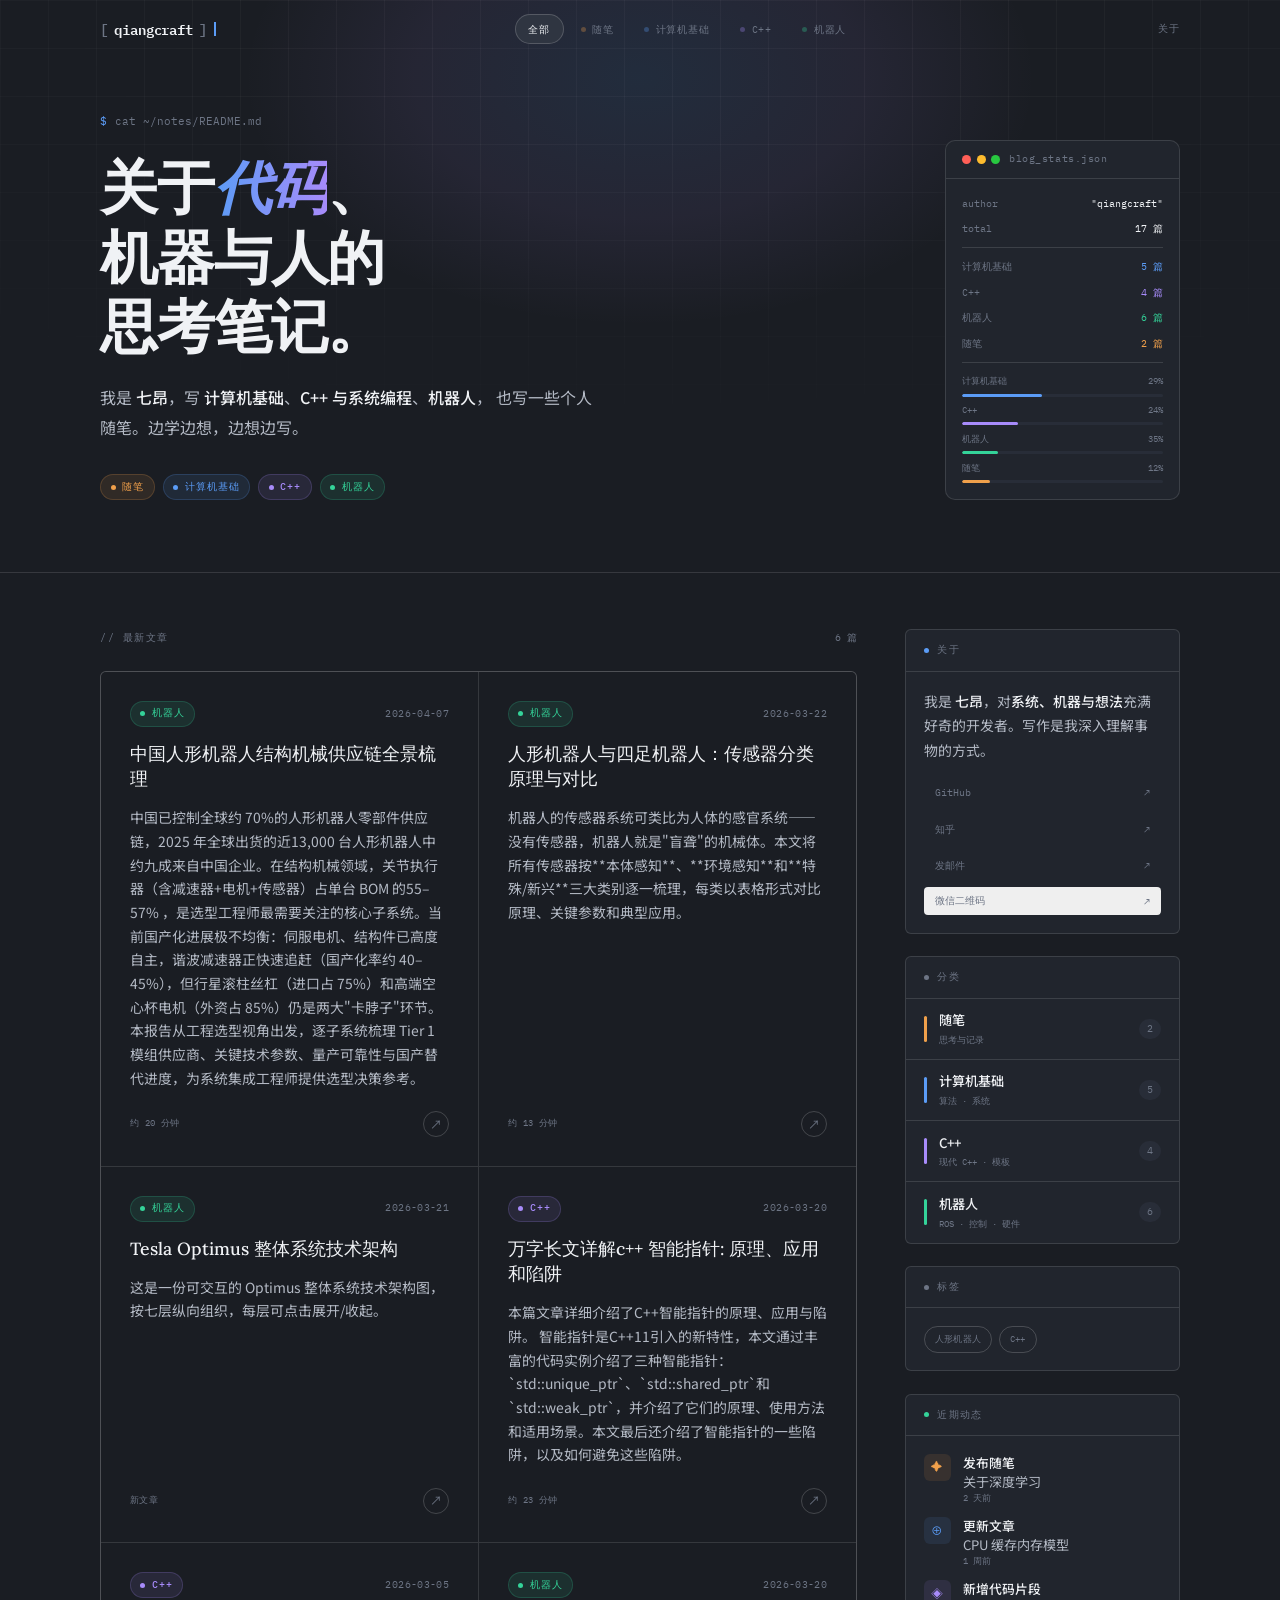
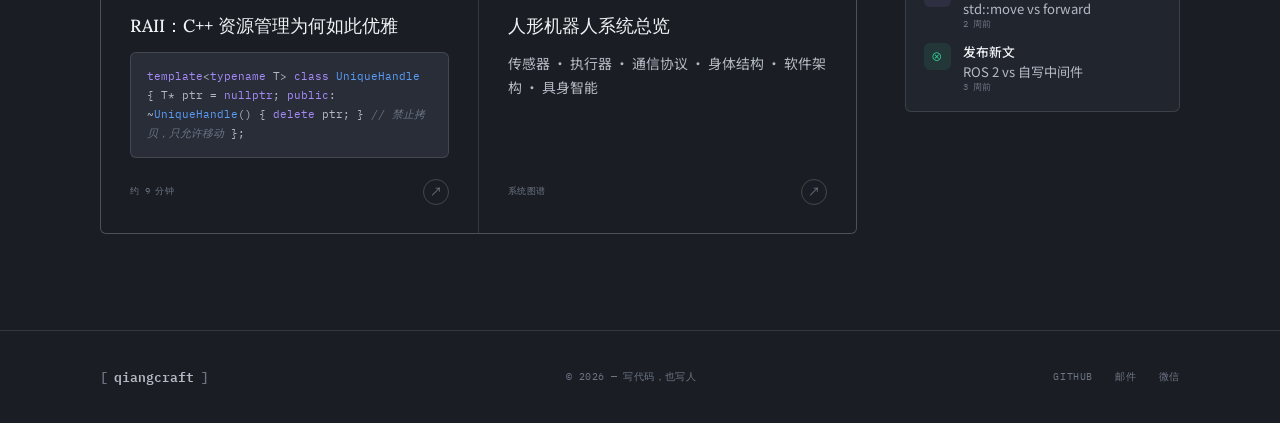
<file: index.html>
<!DOCTYPE html>
<html lang="zh-CN">
<head>
<meta charset="UTF-8"/>
<meta name="viewport" content="width=device-width, initial-scale=1.0"/>
<title>QiangCraft — 笔记与思考</title>
<meta name="description" content="关于计算机科学、C++、机器人与个人思考的写作。"/>
<link rel="icon" type="image/svg+xml" href="assets/favicon.svg"/>
<link rel="preconnect" href="https://fonts.googleapis.com"/>
<link href="https://fonts.googleapis.com/css2?family=IBM+Plex+Mono:ital,wght@0,300;0,400;0,500;0,600;1,400&family=Lora:ital,wght@0,500;0,600;1,500&family=Noto+Sans+SC:wght@300;400;500;700&display=swap" rel="stylesheet"/>
<link rel="stylesheet" href="assets/style.css"/>
<style>
/* ── 首页专属样式 ── */

/* Hero 区域 */
#hero {
  padding: 7rem 0 4.5rem;
  border-bottom: 1px solid var(--border);
  position: relative; overflow: hidden;
}
#hero::before {
  content: '';
  position: absolute; inset: 0;
  background-image:
    linear-gradient(rgba(255,255,255,.035) 1px, transparent 1px),
    linear-gradient(90deg, rgba(255,255,255,.035) 1px, transparent 1px);
  background-size: 48px 48px;
  mask-image: radial-gradient(ellipse 90% 80% at 50% 0%, black 30%, transparent 100%);
  pointer-events: none;
}
#hero::after {
  content: '';
  position: absolute; top: -30%; left: 50%; transform: translateX(-50%);
  width: 800px; height: 500px;
  background: radial-gradient(ellipse, rgba(91,156,246,.12) 0%, rgba(167,139,250,.08) 40%, transparent 70%);
  pointer-events: none;
}
.hero-inner {
  position: relative; z-index: 1;
  display: grid; grid-template-columns: 1fr auto;
  gap: 4rem; align-items: end;
}
.hero-prompt {
  font-family: var(--ff-mono); font-size: .7rem; color: var(--text-3);
  margin-bottom: 1.4rem; display: flex; align-items: center; gap: .5rem;
  opacity: 0; animation: fadeUp .7s var(--ease) .1s both;
}
.hero-prompt-arrow { color: var(--cs); }
h1.hero-title {
  font-family: var(--ff-serif); font-weight: 600;
  font-size: clamp(2.2rem, 4.5vw, 3.8rem);
  line-height: 1.2; letter-spacing: -.02em; color: var(--text);
  margin-bottom: 1.4rem;
  opacity: 0; animation: fadeUp .8s var(--ease) .25s both;
}
h1.hero-title em {
  font-style: italic;
  background: linear-gradient(90deg, var(--cs), var(--cpp));
  -webkit-background-clip: text; -webkit-text-fill-color: transparent; background-clip: text;
}
.hero-desc {
  font-size: 1rem; color: var(--text-2); max-width: 500px; line-height: 1.85;
  margin-bottom: 2rem;
  opacity: 0; animation: fadeUp .8s var(--ease) .4s both;
}
.hero-desc strong { color: var(--text); font-weight: 500; }
.hero-topics {
  display: flex; gap: .5rem; flex-wrap: wrap;
  opacity: 0; animation: fadeUp .8s var(--ease) .55s both;
}

/* Hero 面板 */
.hero-panel {
  width: 235px; background: var(--bg-2); border: 1px solid var(--border);
  border-radius: 10px; overflow: hidden;
  opacity: 0; animation: fadeIn .9s var(--ease) .8s both; flex-shrink: 0;
}
.panel-bar {
  display: flex; align-items: center; gap: .55rem;
  padding: .65rem 1rem; border-bottom: 1px solid var(--border);
  font-family: var(--ff-mono); font-size: .6rem; color: var(--text-3); letter-spacing: .06em;
}
.pd { width: 9px; height: 9px; border-radius: 50%; }
.pd-r{background:#ff5f57} .pd-y{background:#febc2e} .pd-g{background:#28c840}
.panel-dots { display:flex; gap:.35rem; }
.panel-body { padding: 1rem; display: flex; flex-direction: column; gap: .52rem; }
.pl { display:flex; justify-content:space-between; font-family:var(--ff-mono); font-size:.63rem; }
.pk { color:var(--text-3); } .pv { color:var(--text); }
.pv-cs{color:var(--cs)} .pv-cpp{color:var(--cpp)} .pv-rob{color:var(--robotics)} .pv-per{color:var(--personal)}
.psep { height:1px; background:var(--border); margin:.1rem 0; }
.pbars { display:flex; flex-direction:column; gap:.4rem; margin-top:.1rem; }
.pbar-label { display:flex; justify-content:space-between; font-family:var(--ff-mono); font-size:.57rem; color:var(--text-3); margin-bottom:.25rem; }
.pbar-track { height:3px; background:var(--bg-3); border-radius:99px; overflow:hidden; }
.pbar-fill { height:100%; border-radius:99px; transform-origin:left; animation:fillIn 1.4s var(--ease) 1s both; }
.pf-cs{background:var(--cs);width:40%} .pf-cpp{background:var(--cpp);width:28%;animation-delay:1.1s!important}
.pf-rob{background:var(--robotics);width:18%;animation-delay:1.2s!important} .pf-per{background:var(--personal);width:14%;animation-delay:1.3s!important}

/* 主体布局 */
#main {
  display: grid; grid-template-columns: 1fr 275px;
  gap: 3rem; padding: 3.5rem 0 6rem; align-items: start;
}

/* 文章网格 */
.posts-header {
  display: flex; align-items: center; justify-content: space-between; margin-bottom: 1.5rem;
}
.posts-label { font-family:var(--ff-mono); font-size:.65rem; letter-spacing:.15em; text-transform:uppercase; color:var(--text-3); }
.posts-count { font-family:var(--ff-mono); font-size:.6rem; color:var(--text-3); }

.posts-grid {
  display: grid; grid-template-columns: 1fr 1fr;
  gap: 1px; background: var(--border);
  border: 1px solid var(--border); border-radius: var(--r); overflow: hidden;
}
.post-card {
  background: var(--bg); padding: 1.8rem;
  display: flex; flex-direction: column; gap: .9rem;
  cursor: pointer; position: relative; overflow: hidden;
  transition: background .25s, transform .2s;
}
.post-card:hover {
  transform: translateY(-2px);
}
.post-card::before {
  content:''; position:absolute; top:0; left:0; right:0; height:3px;
  transform:scaleX(0); transform-origin:left; transition:transform .35s var(--ease);
}
.post-card[data-cat="personal"]::before { background:var(--personal); }
.post-card[data-cat="cs"]::before       { background:var(--cs); }
.post-card[data-cat="cpp"]::before      { background:var(--cpp); }
.post-card[data-cat="robotics"]::before { background:var(--robotics); }
.post-card:hover { background: var(--bg-2); box-shadow: 0 4px 12px rgba(0,0,0,.15); }
.post-card:hover::before { transform: scaleX(1); }
.post-card.hidden { display: none; }
a.post-card { text-decoration:none; }

.pc-top { display:flex; align-items:center; justify-content:space-between; }
.post-date { font-family:var(--ff-mono); font-size:.6rem; color:var(--text-3); letter-spacing:.04em; }
.post-title { font-family:var(--ff-serif); font-size:1.1rem; font-weight:500; line-height:1.45; color:var(--text); transition:color .2s; }
.post-card:hover .post-title { color:#fff; }
.post-excerpt { font-size:.87rem; color:var(--text-2); line-height:1.7; flex:1; }
.pc-footer { display:flex; align-items:center; justify-content:space-between; margin-top:.4rem; }
.post-meta { font-family:var(--ff-mono); font-size:.57rem; color:var(--text-3); letter-spacing:.04em; }
.post-arrow {
  width:26px; height:26px; border:1px solid var(--border-2); border-radius:50%;
  display:flex; align-items:center; justify-content:center; font-size:.75rem; color:var(--text-3);
  transition:color .2s, background .2s;
}
.post-card:hover .post-arrow { color:var(--text); background:var(--surface); }

/* 精选宽卡 */
.post-card--featured {
  grid-column: 1 / -1; flex-direction: row;
  gap: 2rem; align-items: center; padding: 2rem 2.2rem;
}
.post-card--featured .post-body { flex:1; display:flex; flex-direction:column; gap:.85rem; }
.post-card--featured .post-title { font-size:1.35rem; }
.feat-icon {
  width:105px; height:105px; flex-shrink:0; border-radius:10px;
  border:1px solid var(--border); display:flex; align-items:center; justify-content:center; font-size:2.4rem;
}
.feat-icon--personal{background:rgba(240,160,75,.06)} .feat-icon--cs{background:rgba(91,156,246,.06)}
.feat-icon--cpp{background:rgba(167,139,250,.06)}     .feat-icon--robotics{background:rgba(52,211,153,.06)}

/* 代码块卡 */
.snippet-block {
  background:var(--bg-3); border:1px solid var(--border); border-radius:var(--r);
  padding:.85rem 1rem; font-family:var(--ff-mono); font-size:.68rem; line-height:1.75; color:var(--text-2); overflow-x:auto;
}

/* 空状态 */
.empty-state { grid-column:1/-1; padding:4rem 2rem; text-align:center; display:none; }
.empty-state.visible { display:block; }
.empty-state p { font-family:var(--ff-mono); font-size:.75rem; color:var(--text-3); }

/* 侧边栏 */
.sidebar { position:sticky; top:78px; display:flex; flex-direction:column; gap:1.4rem; }
.sw { background:var(--bg-2); border:1px solid var(--border); border-radius:var(--r); overflow:hidden; }
.sw-head {
  padding:.75rem 1.15rem; border-bottom:1px solid var(--border);
  display:flex; align-items:center; gap:.5rem;
  font-family:var(--ff-mono); font-size:.6rem; letter-spacing:.12em; text-transform:uppercase; color:var(--text-3);
}
.sw-dot { width:5px; height:5px; border-radius:50%; }
.sw-body { padding:1.1rem; }
.about-text { font-size:.87rem; line-height:1.75; color:var(--text-2); margin-bottom:.9rem; }
.about-text strong { color:var(--text); font-weight:500; }
.about-links { display:flex; flex-direction:column; gap:.3rem; }
.alink {
  display:flex; align-items:center; justify-content:space-between;
  font-family:var(--ff-mono); font-size:.63rem; color:var(--text-3);
  padding:.4rem .65rem; border-radius:4px; border:1px solid transparent;
  transition:color .2s, background .2s, border-color .2s;
}
.alink:hover { color:var(--text); background:var(--bg-3); border-color:var(--border); }
.alink-btn { width:100%; text-align:left; cursor:pointer; }

.topic-list { display:flex; flex-direction:column; }
.topic-row {
  display:flex; align-items:center; justify-content:space-between;
  padding:.65rem 1.15rem; border-bottom:1px solid var(--border);
  cursor:pointer; transition:background .2s;
}
.topic-row:last-child { border-bottom:none; }
.topic-row:hover { background:var(--bg-3); }
.tl { display:flex; align-items:center; gap:.7rem; }
.t-bar { width:3px; height:26px; border-radius:99px; flex-shrink:0; }
.t-name { font-size:.82rem; font-weight:500; color:var(--text); }
.t-sub { font-family:var(--ff-mono); font-size:.57rem; color:var(--text-3); margin-top:.1rem; }
.t-count { font-family:var(--ff-mono); font-size:.6rem; color:var(--text-3); background:var(--bg-3); padding:.12rem .5rem; border-radius:99px; }

.tags-cloud { display:flex; flex-wrap:wrap; gap:.4rem; }
.tag-pill {
  font-family:var(--ff-mono); font-size:.59rem; letter-spacing:.04em;
  padding:.28rem .62rem; border:1px solid var(--border-2); border-radius:99px;
  color:var(--text-3); cursor:pointer;
  transition:color .2s, background .2s;
}
.tag-pill:hover { color:var(--text); background:var(--surface); }
.tag-pill.active { color:var(--text); background:var(--surface); border-color:var(--border); }

.act-list { display:flex; flex-direction:column; gap:.8rem; }
.act-item { display:flex; gap:.8rem; align-items:flex-start; }
.act-icon { width:27px; height:27px; flex-shrink:0; border-radius:6px; display:flex; align-items:center; justify-content:center; font-size:.72rem; }
.ai-personal{background:rgba(240,160,75,.1);color:var(--personal)}
.ai-cs{background:rgba(91,156,246,.1);color:var(--cs)}
.ai-cpp{background:rgba(167,139,250,.1);color:var(--cpp)}
.ai-robotics{background:rgba(52,211,153,.1);color:var(--robotics)}
.act-body { font-size:.82rem; color:var(--text-2); line-height:1.4; }
.act-body strong { color:var(--text); font-weight:500; font-size:.8rem; display:block; margin-bottom:.1rem; }
.act-time { font-family:var(--ff-mono); font-size:.56rem; color:var(--text-3); }

/* 微信二维码弹窗 */
.wechat-modal {
  position: fixed; inset: 0; z-index: 1200;
  display: none; align-items: center; justify-content: center;
  background: rgba(5, 8, 14, .72);
}
.wechat-modal.is-open { display: flex; }
.wechat-modal-card {
  width: min(92vw, 430px);
  background: var(--bg-2);
  border: 1px solid var(--border-2);
  border-radius: 12px;
  overflow: hidden;
  box-shadow: 0 24px 80px rgba(0,0,0,.45);
}
.wechat-modal-head {
  display: flex; align-items: center; justify-content: space-between;
  padding: .8rem 1rem; border-bottom: 1px solid var(--border);
  font-family: var(--ff-mono); font-size: .66rem; color: var(--text-2);
}
.wechat-close {
  border: 1px solid var(--border); background: var(--bg-3); color: var(--text-2);
  border-radius: 8px; padding: .2rem .55rem; cursor: pointer;
}
.wechat-close:hover { color: var(--text); border-color: var(--border-2); }
.wechat-modal-body { padding: 1rem; }
.wechat-qr {
  width: 100%; height: auto; display: block;
  border-radius: 10px; border: 1px solid var(--border);
}
.wechat-tip {
  margin-top: .7rem; font-size: .72rem; color: var(--text-3);
  font-family: var(--ff-mono);
}

@media (max-width: 1024px) {
  #main { grid-template-columns: 1fr; }
  .sidebar { position:static; display:grid; grid-template-columns:1fr 1fr; gap:1rem; }
}
@media (max-width: 768px) {
  .posts-grid { grid-template-columns: 1fr; }
  .post-card--featured { flex-direction:column; }
  .feat-icon { width:100%; height:70px; }
  .sidebar { grid-template-columns: 1fr; }
  .hero-inner { grid-template-columns: 1fr; }
  .hero-panel { display:none; }
}
</style>
</head>
<body>

<!-- ══ 导航 ══ -->
<header id="hdr">
  <div class="container">
    <nav class="nav">
      <a href="index.html" class="nav-logo">
        <span class="logo-bracket">[</span>qiangcraft<span class="logo-bracket">]</span>
        <span class="logo-cursor"></span>
      </a>
      <div class="nav-links">
        <button class="nav-cat-btn active" data-cat="all">全部</button>
        <button class="nav-cat-btn" data-cat="personal"><span class="nav-cat-dot" style="background:var(--personal)"></span>随笔</button>
        <button class="nav-cat-btn" data-cat="cs"><span class="nav-cat-dot" style="background:var(--cs)"></span>计算机基础</button>
        <button class="nav-cat-btn" data-cat="cpp"><span class="nav-cat-dot" style="background:var(--cpp)"></span>C++</button>
        <button class="nav-cat-btn" data-cat="robotics"><span class="nav-cat-dot" style="background:var(--robotics)"></span>机器人</button>
      </div>
      <div class="nav-right">
        <a href="#about-w" class="nav-text-link">关于</a>
      </div>
    </nav>
  </div>
</header>

<!-- ══ Hero ══ -->
<section id="hero">
  <div class="container">
    <div class="hero-inner">
      <div class="hero-left">
        <p class="hero-prompt"><span class="hero-prompt-arrow">$</span> cat ~/notes/README.md</p>
        <h1 class="hero-title">关于<em>代码</em>、<br/>机器与人的<br/>思考笔记。</h1>
        <p class="hero-desc">
          我是 <strong>七昂</strong>，写
          <strong>计算机基础</strong>、<strong>C++ 与系统编程</strong>、<strong>机器人</strong>，
          也写一些个人随笔。边学边想，边想边写。
        </p>
        <div class="hero-topics">
          <a href="#main" class="cat cat--personal" data-cat-jump="personal"><span class="cat-dot"></span>随笔</a>
          <a href="#main" class="cat cat--cs" data-cat-jump="cs"><span class="cat-dot"></span>计算机基础</a>
          <a href="#main" class="cat cat--cpp" data-cat-jump="cpp"><span class="cat-dot"></span>C++</a>
          <a href="#main" class="cat cat--robotics" data-cat-jump="robotics"><span class="cat-dot"></span>机器人</a>
        </div>
      </div>
      <div class="hero-panel">
        <div class="panel-bar">
          <div class="panel-dots"><div class="pd pd-r"></div><div class="pd pd-y"></div><div class="pd pd-g"></div></div>
          blog_stats.json
        </div>
        <div class="panel-body">
          <div class="pl"><span class="pk">author</span><span class="pv">"qiangcraft"</span></div>
          <div class="pl"><span class="pk">total</span><span class="pv">17 篇</span></div>
          <div class="psep"></div>
          <div class="pl"><span class="pk">计算机基础</span><span class="pv pv-cs">5 篇</span></div>
          <div class="pl"><span class="pk">C++</span><span class="pv pv-cpp">4 篇</span></div>
          <div class="pl"><span class="pk">机器人</span><span class="pv pv-rob">6 篇</span></div>
          <div class="pl"><span class="pk">随笔</span><span class="pv pv-per">2 篇</span></div>
          <div class="psep"></div>
          <div class="pbars">
            <div><div class="pbar-label"><span>计算机基础</span><span>29%</span></div><div class="pbar-track"><div class="pbar-fill pf-cs"></div></div></div>
            <div><div class="pbar-label"><span>C++</span><span>24%</span></div><div class="pbar-track"><div class="pbar-fill pf-cpp"></div></div></div>
            <div><div class="pbar-label"><span>机器人</span><span>35%</span></div><div class="pbar-track"><div class="pbar-fill pf-rob"></div></div></div>
            <div><div class="pbar-label"><span>随笔</span><span>12%</span></div><div class="pbar-track"><div class="pbar-fill pf-per"></div></div></div>
          </div>
        </div>
      </div>
    </div>
  </div>
</section>

<!-- ══ 主体 ══ -->
<div class="container">
  <div id="main">
    <main>
      <div class="posts-header reveal">
        <span class="posts-label">// 最新文章</span>
        <span class="posts-count" id="post-count">6 篇</span>
      </div>
      <div class="posts-grid reveal" id="posts-grid">

        <!-- 机器人 -->
        <a href="posts/robotics/humanoid-robot-structural-mechanical-supply-chain.html" class="post-card" data-cat="robotics">
          <div class="pc-top"><span class="cat cat--robotics"><span class="cat-dot"></span>机器人</span><span class="post-date">2026-04-07</span></div>
          <h2 class="post-title">中国人形机器人结构机械供应链全景梳理</h2>
          <p class="post-excerpt">中国已控制全球约 70%的人形机器人零部件供应链，2025 年全球出货的近13,000 台人形机器人中约九成来自中国企业。在结构机械领域，关节执行器（含减速器+电机+传感器）占单台 BOM 的55–57% ，是选型工程师最需要关注的核心子系统。当前国产化进展极不均衡：伺服电机、结构件已高度自主，谐波减速器正快速追赶（国产化率约 40–45%），但行星滚柱丝杠（进口占 75%）和高端空心杯电机（外资占 85%）仍是两大&quot;卡脖子&quot;环节。本报告从工程选型视角出发，逐子系统梳理 Tier 1 模组供应商、关键技术参数、量产可靠性与国产替代进度，为系统集成工程师提供选型决策参考。</p>
          <div class="pc-footer"><span class="post-meta">约 20 分钟</span><span class="post-arrow">↗</span></div>
        </a>

        <!-- 机器人 -->
        <a href="posts/robotics/all-sensors-principle.html" class="post-card" data-cat="robotics" data-tags="人形机器人">
          <div class="pc-top"><span class="cat cat--robotics"><span class="cat-dot"></span>机器人</span><span class="post-date">2026-03-22</span></div>
          <h2 class="post-title">人形机器人与四足机器人：传感器分类原理与对比</h2>
          <p class="post-excerpt">机器人的传感器系统可类比为人体的感官系统——没有传感器，机器人就是&quot;盲聋&quot;的机械体。本文将所有传感器按**本体感知**、**环境感知**和**特殊/新兴**三大类别逐一梳理，每类以表格形式对比原理、关键参数和典型应用。</p>
          <div class="pc-footer"><span class="post-meta">约 13 分钟</span><span class="post-arrow">↗</span></div>
        </a>

        <!-- 机器人 -->
        <a href="posts/robotics/optimus_architecture.html" class="post-card" data-cat="robotics" data-tags="人形机器人">
          <div class="pc-top"><span class="cat cat--robotics"><span class="cat-dot"></span>机器人</span><span class="post-date">2026-03-21</span></div>
          <h2 class="post-title">Tesla Optimus 整体系统技术架构</h2>
          <p class="post-excerpt">这是一份可交互的 Optimus 整体系统技术架构图，按七层纵向组织，每层可点击展开/收起。</p>
          <div class="pc-footer"><span class="post-meta">新文章</span><span class="post-arrow">↗</span></div>
        </a>

        <!-- C++ -->
        <a href="posts/cpp/cpp-smart-pointer.html" class="post-card" data-cat="cpp" data-tags="C++">
          <div class="pc-top"><span class="cat cat--cpp"><span class="cat-dot"></span>C++</span><span class="post-date">2026-03-20</span></div>
          <h2 class="post-title">万字长文详解c++ 智能指针: 原理、应用和陷阱</h2>
          <p class="post-excerpt">本篇文章详细介绍了C++智能指针的原理、应用与陷阱。 智能指针是C++11引入的新特性，本文通过丰富的代码实例介绍了三种智能指针：`std::unique_ptr`、`std::shared_ptr`和`std::weak_ptr`，并介绍了它们的原理、使用方法和适用场景。本文最后还介绍了智能指针的一些陷阱，以及如何避免这些陷阱。</p>
          <div class="pc-footer"><span class="post-meta">约 16 分钟</span><span class="post-arrow">↗</span></div>
        </a>

        <!-- C++ -->
        <a href="posts/cpp/raii-cpp.html" class="post-card" data-cat="cpp" data-tags="C++">
          <div class="pc-top"><span class="cat cat--cpp"><span class="cat-dot"></span>C++</span><span class="post-date">2026-03-05</span></div>
          <h2 class="post-title">RAII：C++ 资源管理为何如此优雅</h2>
          <div class="snippet-block"><span class="kw">template</span>&lt;<span class="kw">typename</span> T&gt;
<span class="kw">class</span> <span class="fn">UniqueHandle</span> {
  T* ptr = <span class="kw">nullptr</span>;
<span class="kw">public</span>:
  ~<span class="fn">UniqueHandle</span>() { <span class="kw">delete</span> ptr; }
  <span class="cmt">// 禁止拷贝，只允许移动</span>
};</div>
          <div class="pc-footer"><span class="post-meta">约 9 分钟</span><span class="post-arrow">↗</span></div>
        </a>

        <!-- 机器人 -->
        <a href="posts/robotics/robot_full_system.html" class="post-card" data-cat="robotics" data-tags="人形机器人">
          <div class="pc-top"><span class="cat cat--robotics"><span class="cat-dot"></span>机器人</span><span class="post-date">2026-03-20</span></div>
          <h2 class="post-title">人形机器人系统总览</h2>
          <p class="post-excerpt">传感器 · 执行器 · 通信协议 · 身体结构 · 软件架构 · 具身智能</p>
          <div class="pc-footer"><span class="post-meta">系统图谱</span><span class="post-arrow">↗</span></div>
        </a>

        <div class="empty-state" id="empty-state">
          <p>// 该分类下暂无文章，敬请期待</p>
        </div>
      </div>
    </main>

    <!-- 侧边栏 -->
    <aside class="sidebar reveal">
      <div class="sw" id="about-w">
        <div class="sw-head"><span class="sw-dot" style="background:var(--cs)"></span>关于</div>
        <div class="sw-body">
          <p class="about-text">我是 <strong>七昂</strong>，对<strong>系统、机器与想法</strong>充满好奇的开发者。写作是我深入理解事物的方式。</p>
          <div class="about-links">
            <a href="https://github.com/qiangcraft" class="alink"><span>GitHub</span><span>↗</span></a>
            <a href="https://www.zhihu.com/people/qiang629" class="alink"><span>知乎</span><span>↗</span></a>
            <a href="mailto:qiangz514@foxmail.com" class="alink"><span>发邮件</span><span>↗</span></a>
            <button class="alink alink-btn" type="button" data-open-wechat><span>微信二维码</span><span>↗</span></button>
          </div>
        </div>
      </div>

      <div class="sw">
        <div class="sw-head"><span class="sw-dot" style="background:var(--text-3)"></span>分类</div>
        <div class="topic-list">
          <div class="topic-row" data-filter="personal"><div class="tl"><div class="t-bar" style="background:var(--personal)"></div><div><div class="t-name">随笔</div><div class="t-sub">思考与记录</div></div></div><span class="t-count">2</span></div>
          <div class="topic-row" data-filter="cs"><div class="tl"><div class="t-bar" style="background:var(--cs)"></div><div><div class="t-name">计算机基础</div><div class="t-sub">算法 · 系统</div></div></div><span class="t-count">5</span></div>
          <div class="topic-row" data-filter="cpp"><div class="tl"><div class="t-bar" style="background:var(--cpp)"></div><div><div class="t-name">C++</div><div class="t-sub">现代 C++ · 模板</div></div></div><span class="t-count">4</span></div>
          <div class="topic-row" data-filter="robotics"><div class="tl"><div class="t-bar" style="background:var(--robotics)"></div><div><div class="t-name">机器人</div><div class="t-sub">ROS · 控制 · 硬件</div></div></div><span class="t-count">6</span></div>
        </div>
      </div>

      <div class="sw">
        <div class="sw-head"><span class="sw-dot" style="background:var(--text-3)"></span>标签</div>
        <div class="sw-body">
          <div class="tags-cloud"><span class="tag-pill">人形机器人</span><span class="tag-pill">C++</span></div>
        </div>
      </div>

      <div class="sw">
        <div class="sw-head"><span class="sw-dot" style="background:var(--robotics)"></span>近期动态</div>
        <div class="sw-body">
          <div class="act-list">
            <div class="act-item"><div class="act-icon ai-personal">✦</div><div class="act-body"><strong>发布随笔</strong>关于深度学习<div class="act-time">2 天前</div></div></div>
            <div class="act-item"><div class="act-icon ai-cs">⊕</div><div class="act-body"><strong>更新文章</strong>CPU 缓存内存模型<div class="act-time">1 周前</div></div></div>
            <div class="act-item"><div class="act-icon ai-cpp">◈</div><div class="act-body"><strong>新增代码片段</strong>std::move vs forward<div class="act-time">2 周前</div></div></div>
            <div class="act-item"><div class="act-icon ai-robotics">⊗</div><div class="act-body"><strong>发布新文</strong>ROS 2 vs 自写中间件<div class="act-time">3 周前</div></div></div>
          </div>
        </div>
      </div>
    </aside>
  </div>
</div>

<!-- ══ 页脚 ══ -->
<footer>
  <div class="container">
    <div class="footer-inner">
      <div class="footer-logo"><span style="color:var(--text-3)">[</span>qiangcraft<span style="color:var(--text-3)">]</span></div>
      <p class="footer-copy">© 2026 — 写代码，也写人</p>
      <div class="footer-links">
        <a href="https://github.com/qiangcraft">GitHub</a>
        <a href="mailto:qiangz514@foxmail.com">邮件</a>
        <a href="#" data-open-wechat>微信</a>
      </div>
    </div>
  </div>
</footer>

<div class="wechat-modal" id="wechat-modal" aria-hidden="true">
  <div class="wechat-modal-card" role="dialog" aria-modal="true" aria-label="微信二维码">
    <div class="wechat-modal-head">
      <span>微信二维码</span>
      <button class="wechat-close" id="wechat-close" type="button">关闭</button>
    </div>
    <div class="wechat-modal-body">
      <img src="contact/wechat.jpeg" alt="微信二维码" class="wechat-qr" id="wechat-qr"/>
      <p class="wechat-tip" id="wechat-tip">扫码添加微信</p>
    </div>
  </div>
</div>

<script src="assets/main.js"></script>
</body>
</html>
</file>
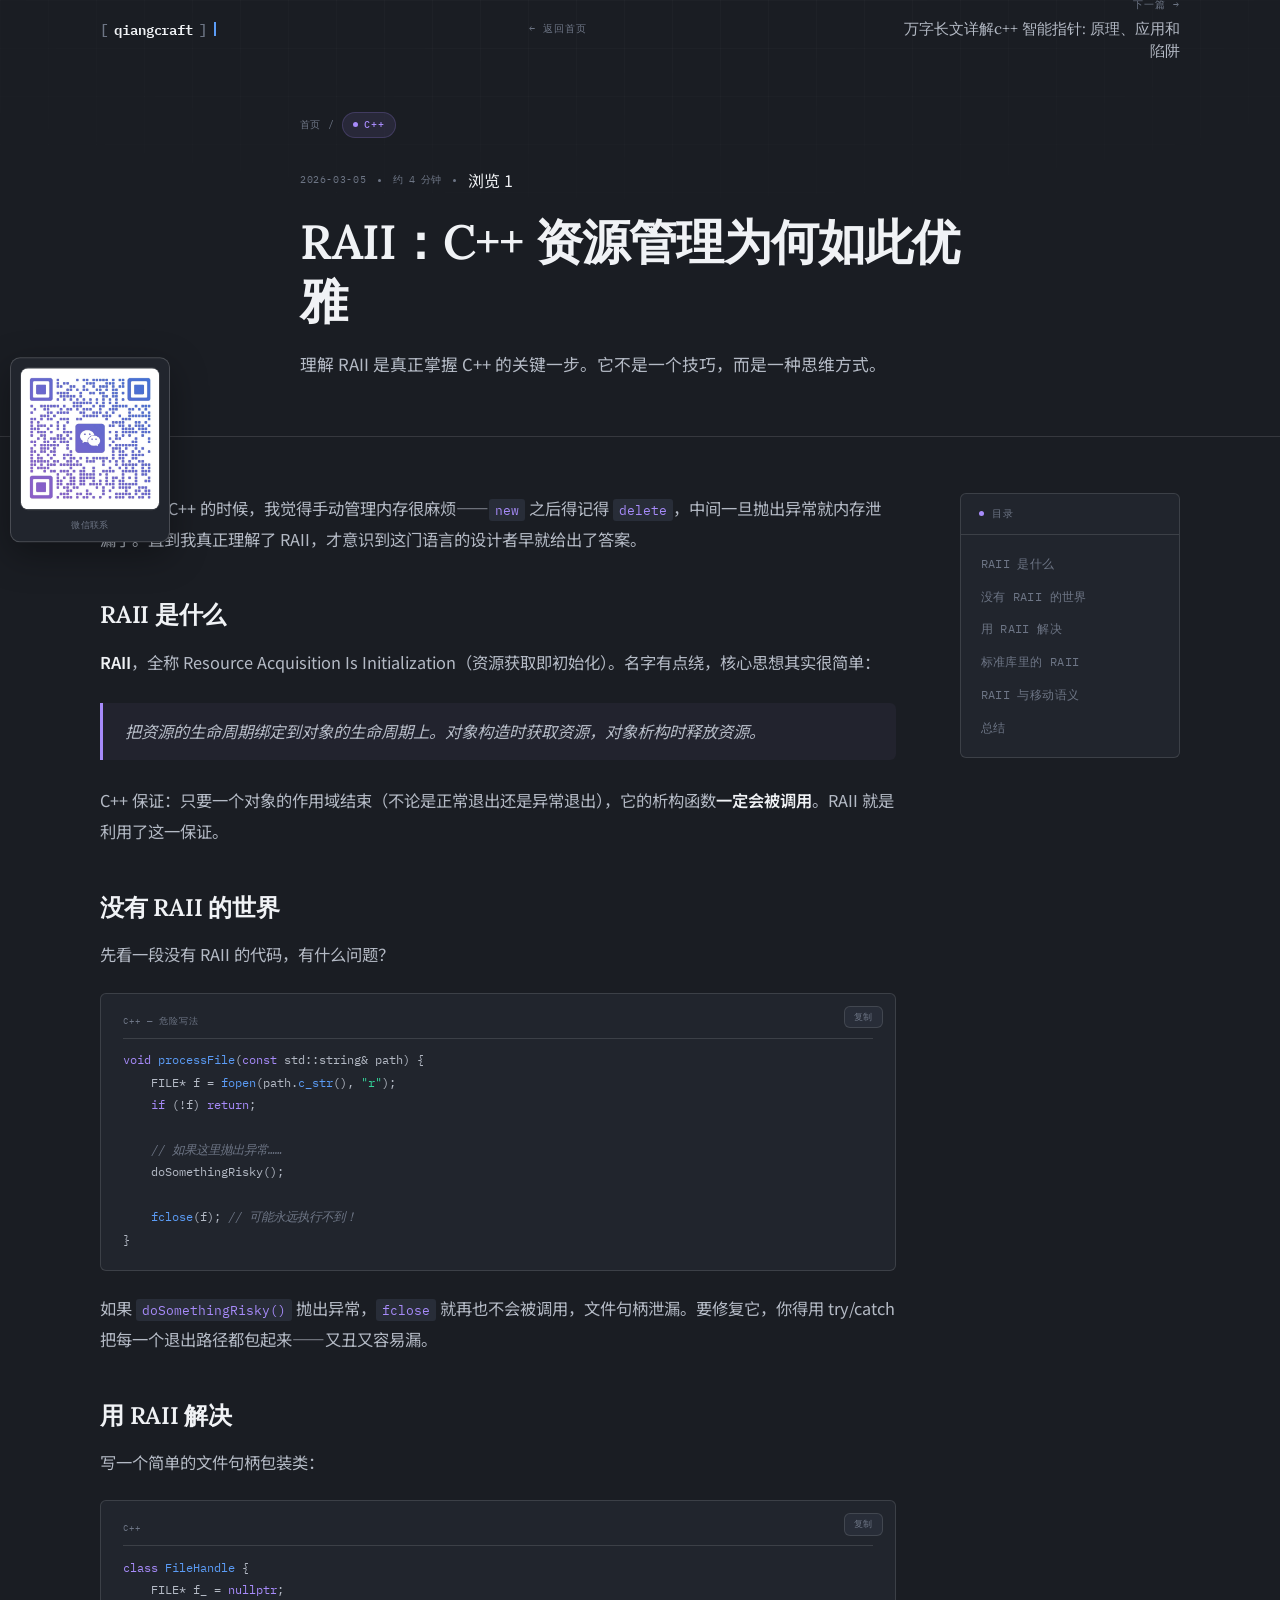
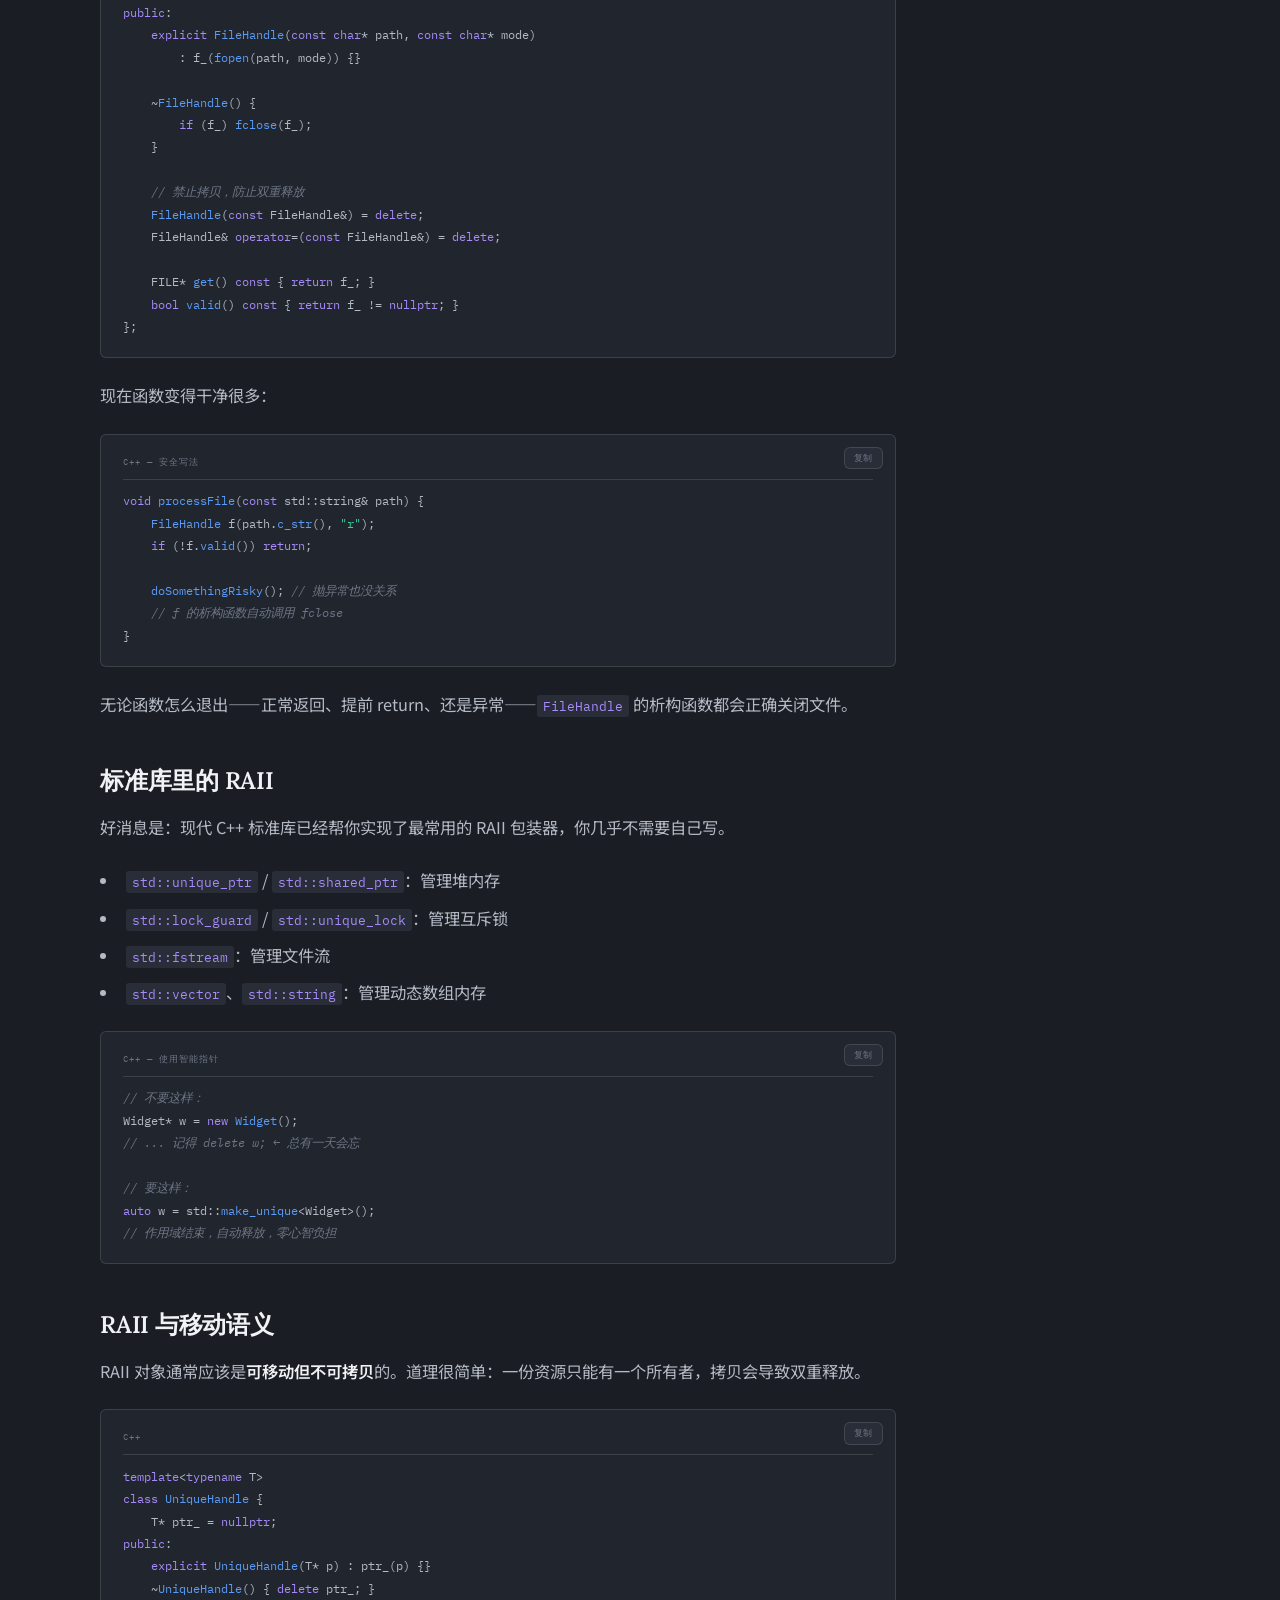
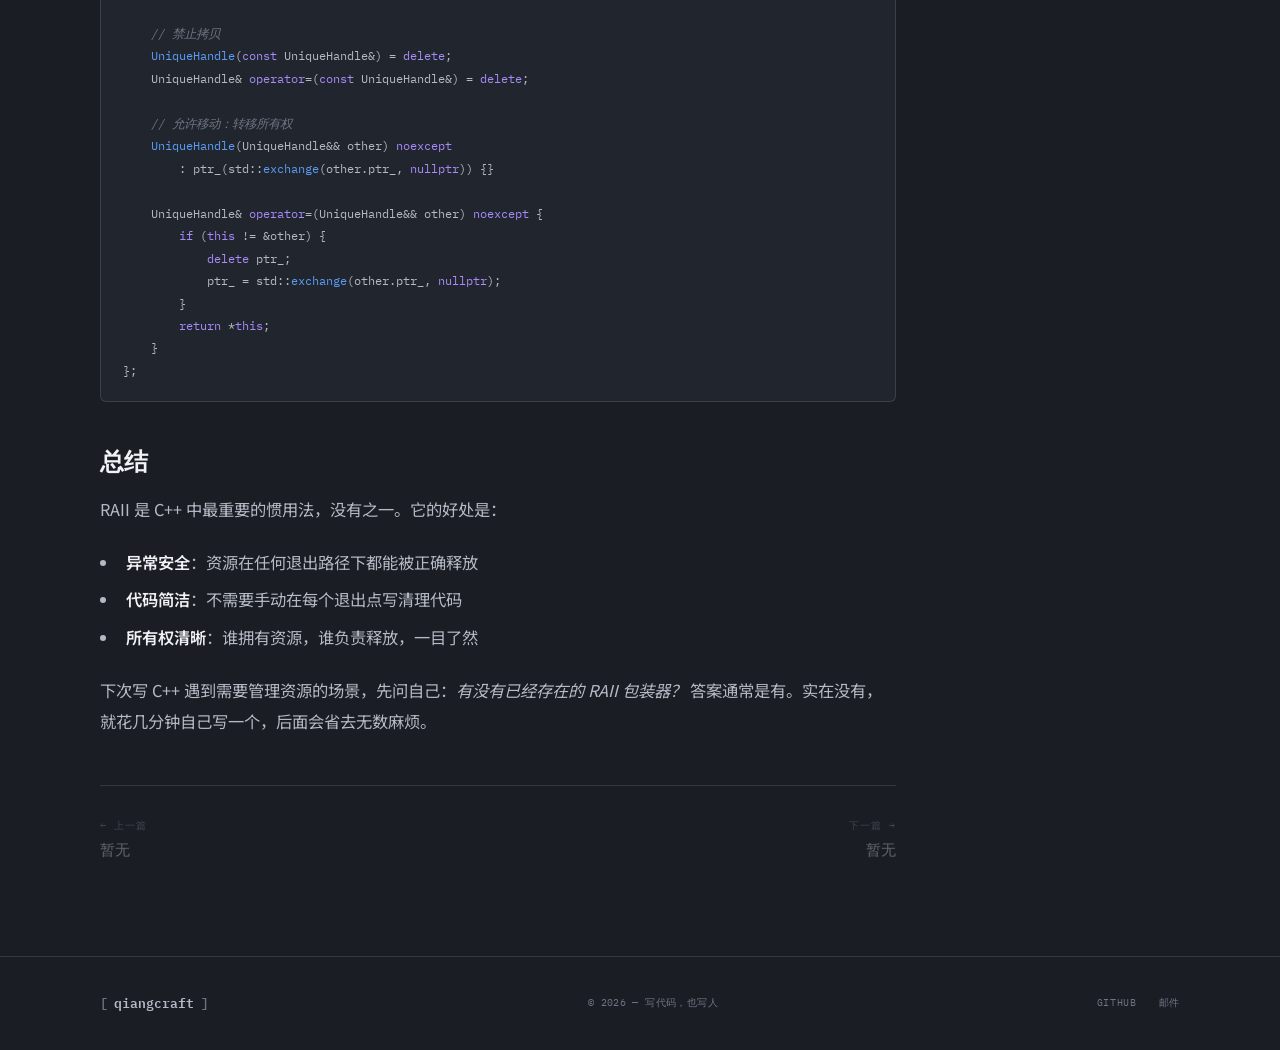
<file: posts/cpp/raii-cpp.html>
<!DOCTYPE html>
<html lang="zh-CN">
<head>
<meta charset="UTF-8"/>
<meta name="viewport" content="width=device-width, initial-scale=1.0"/>
<link rel="icon" type="image/svg+xml" href="../../assets/favicon.svg"/>
<title>RAII：C++ 资源管理为何如此优雅 — QiangCraft</title>
<meta name="description" content="深入理解 RAII 惯用法——为什么它是 C++ 中最重要的设计思想，以及如何正确使用它。"/>
<meta name="keywords" content="C++"/>
<link rel="preconnect" href="https://fonts.googleapis.com"/>
<link href="https://fonts.googleapis.com/css2?family=IBM+Plex+Mono:ital,wght@0,300;0,400;0,500;0,600;1,400&family=Lora:ital,wght@0,400;0,500;0,600;1,400;1,600&family=Noto+Sans+SC:wght@300;400;500;700&display=swap" rel="stylesheet"/>
<link rel="stylesheet" href="../../assets/style.css"/>
<style>
body { min-height: 100vh; display: flex; flex-direction: column; }
main { flex: 1; }
.post-hero { padding: 7rem 0 3.5rem; border-bottom: 1px solid var(--border); position: relative; overflow: hidden; }
.post-hero::before {
  content: ''; position: absolute; inset: 0;
  background-image: linear-gradient(rgba(255,255,255,.018) 1px, transparent 1px), linear-gradient(90deg, rgba(255,255,255,.018) 1px, transparent 1px);
  background-size: 48px 48px;
  mask-image: radial-gradient(ellipse 80% 60% at 50% 0%, black 20%, transparent 100%);
  pointer-events: none;
}
.post-breadcrumb { display:flex; align-items:center; gap:.5rem; font-family:var(--ff-mono); font-size:.63rem; color:var(--text-3); margin-bottom:1.8rem; position:relative; z-index:1; }
.post-breadcrumb a { transition:color .2s; } .post-breadcrumb a:hover { color:var(--text); }
.post-head-meta { display:flex; align-items:center; gap:.75rem; margin-bottom:1.2rem; position:relative; z-index:1; }
.post-head-date { font-family:var(--ff-mono); font-size:.65rem; color:var(--text-3); letter-spacing:.06em; }
.post-head-read { font-family:var(--ff-mono); font-size:.65rem; color:var(--text-3); }
.post-head-dot { width:3px; height:3px; border-radius:50%; background:var(--text-3); }
h1.post-title { font-family:var(--ff-serif); font-weight:600; font-size:clamp(1.9rem,4vw,3rem); line-height:1.22; letter-spacing:-.02em; color:var(--text); margin-bottom:1.2rem; position:relative; z-index:1; }
.post-subtitle { font-size:1.05rem; color:var(--text-2); line-height:1.8; max-width:600px; position:relative; z-index:1; }
.post-layout { display:grid; grid-template-columns:1fr 220px; gap:4rem; padding:3.5rem 0 6rem; align-items:start; }
.prose { font-size:1.02rem; color:var(--text-2); line-height:1.9; }
.prose p { margin-bottom:1.4rem; } .prose p:last-child { margin-bottom:0; }
.prose h2 { font-family:var(--ff-serif); font-size:1.5rem; font-weight:600; color:var(--text); letter-spacing:-.01em; line-height:1.3; margin:2.8rem 0 1rem; }
.prose h3 { font-family:var(--ff-sans); font-size:1.05rem; font-weight:600; color:var(--text); margin:2rem 0 .8rem; }
.prose strong { color:var(--text); font-weight:600; } .prose em { font-style:italic; }
.prose a { color:var(--cpp); border-bottom:1px solid rgba(167,139,250,.3); transition:border-color .2s; }
.prose a:hover { border-color:var(--cpp); }
.prose ul, .prose ol { margin:1rem 0 1.4rem 1.2rem; display:flex; flex-direction:column; gap:.4rem; }
.prose ul li { list-style:disc; padding-left:.4rem; } .prose ol li { list-style:decimal; padding-left:.4rem; }
.prose blockquote { border-left:3px solid var(--cpp); margin:1.6rem 0; padding:.8rem 1.4rem; background:rgba(167,139,250,.05); border-radius:0 var(--r) var(--r) 0; color:var(--text-2); font-style:italic; }
.prose hr { border:none; border-top:1px solid var(--border); margin:2.5rem 0; }
pre.code-block { background:var(--bg-2); border:1px solid var(--border); border-radius:var(--r); padding:1.2rem 1.4rem; margin:1.4rem 0; font-family:var(--ff-mono); font-size:.78rem; line-height:1.8; color:var(--text-2); overflow-x:auto; }
pre.code-block .lang-label { display:block; font-size:.58rem; letter-spacing:.1em; text-transform:uppercase; color:var(--text-3); margin-bottom:.6rem; padding-bottom:.5rem; border-bottom:1px solid var(--border); }
.copy-btn { position:absolute; top:.75rem; right:.75rem; font-family:var(--ff-mono); font-size:.58rem; letter-spacing:.08em; text-transform:uppercase; color:var(--text-3); background:var(--bg-3); border:1px solid var(--border); padding:.2rem .55rem; border-radius:var(--r); cursor:pointer; transition:color .2s, border-color .2s; }
.copy-btn:hover { color:var(--text); border-color:var(--border-2); }
.prose code { font-family:var(--ff-mono); font-size:.82em; background:var(--bg-3); padding:.15em .45em; border-radius:3px; color:var(--cpp); }
.post-footer-nav { margin-top:3rem; padding-top:2rem; border-top:1px solid var(--border); display:flex; justify-content:space-between; align-items:center; gap:1rem; }
.post-nav-link { display:flex; flex-direction:column; gap:.3rem; max-width:280px; }
.post-nav-label { font-family:var(--ff-mono); font-size:.6rem; letter-spacing:.1em; text-transform:uppercase; color:var(--text-3); }
.post-nav-title { font-family:var(--ff-serif); font-size:.95rem; color:var(--text-2); line-height:1.4; transition:color .2s; }
.post-nav-link:hover .post-nav-title { color:var(--text); }
.post-nav-link--next { text-align:right; }
.toc-sidebar { position:sticky; top:78px; }
.toc-widget { background:var(--bg-2); border:1px solid var(--border); border-radius:var(--r); overflow:hidden; }
.toc-head { padding:.75rem 1.1rem; border-bottom:1px solid var(--border); font-family:var(--ff-mono); font-size:.6rem; letter-spacing:.12em; text-transform:uppercase; color:var(--text-3); display:flex; align-items:center; gap:.5rem; }
.toc-dot { width:5px; height:5px; border-radius:50%; }
.toc-body { padding:.8rem 0; }
.toc-item { display:block; padding:.38rem 1.1rem; font-family:var(--ff-mono); font-size:.65rem; color:var(--text-3); letter-spacing:.03em; transition:color .2s, background .2s; border-left:2px solid transparent; }
.toc-item:hover, .toc-item.active { color:var(--text); background:var(--bg-3); border-left-color:var(--cpp); }
.toc-item--h3 { padding-left:2rem; font-size:.62rem; }
@media (max-width:900px) { .post-layout { grid-template-columns:1fr; } .toc-sidebar { display:none; } }
</style>
</head>
<body>

<header id="hdr">
  <div class="container">
    <nav class="nav">
      <a href="../../index.html" class="nav-logo">
        <span class="logo-bracket">[</span>qiangcraft<span class="logo-bracket">]</span>
        <span class="logo-cursor"></span>
      </a>
      <div class="nav-right">
        <a href="../../index.html" class="nav-text-link">← 返回首页</a>
      </div>
              <a href="#" class="post-nav-link post-nav-link--next" style="pointer-events:none;opacity:.45"><span class="post-nav-label">下一篇 →</span><span class="post-nav-title">暂无</span></a>
        </nav>
  </div>
</header>

<section class="post-hero">
  <div class="container--narrow">
    <div class="post-breadcrumb">
      <a href="../../index.html">首页</a>
      <span>/</span>
      <span class="cat cat--cpp"><span class="cat-dot"></span>C++</span>
    </div>
    <div class="post-head-meta">
      <span class="post-head-date">2026-03-05</span>
      <span class="post-head-dot"></span>
      <span class="post-head-read">约 9 分钟</span>
    </div>
    <h1 class="post-title">RAII：C++ 资源管理为何如此优雅</h1>
    <p class="post-subtitle">理解 RAII 是真正掌握 C++ 的关键一步。它不是一个技巧，而是一种思维方式。</p>
  </div>
</section>

<main>
  <div class="container">
    <div class="post-layout">
      <article class="post-body reveal">
        <div class="prose">

          <p>刚开始学 C++ 的时候，我觉得手动管理内存很麻烦——<code>new</code> 之后得记得 <code>delete</code>，中间一旦抛出异常就内存泄漏了。直到我真正理解了 RAII，才意识到这门语言的设计者早就给出了答案。</p>

          <h2 id="what-is-raii">RAII 是什么</h2>
          <p><strong>RAII</strong>，全称 Resource Acquisition Is Initialization（资源获取即初始化）。名字有点绕，核心思想其实很简单：</p>

          <blockquote>把资源的生命周期绑定到对象的生命周期上。对象构造时获取资源，对象析构时释放资源。</blockquote>

          <p>C++ 保证：只要一个对象的作用域结束（不论是正常退出还是异常退出），它的析构函数<strong>一定会被调用</strong>。RAII 就是利用了这一保证。</p>

          <h2 id="before-raii">没有 RAII 的世界</h2>
          <p>先看一段没有 RAII 的代码，有什么问题？</p>

          <pre class="code-block"><span class="lang-label">C++ — 危险写法</span><span class="kw">void</span> <span class="fn">processFile</span>(<span class="kw">const</span> std::string& path) {
    FILE* f = <span class="fn">fopen</span>(path.<span class="fn">c_str</span>(), <span class="str">"r"</span>);
    <span class="kw">if</span> (!f) <span class="kw">return</span>;

    <span class="cmt">// 如果这里抛出异常……</span>
    doSomethingRisky();

    <span class="fn">fclose</span>(f); <span class="cmt">// 可能永远执行不到！</span>
}</pre>

          <p>如果 <code>doSomethingRisky()</code> 抛出异常，<code>fclose</code> 就再也不会被调用，文件句柄泄漏。要修复它，你得用 try/catch 把每一个退出路径都包起来——又丑又容易漏。</p>

          <h2 id="raii-solution">用 RAII 解决</h2>
          <p>写一个简单的文件句柄包装类：</p>

          <pre class="code-block"><span class="lang-label">C++</span><span class="kw">class</span> <span class="fn">FileHandle</span> {
    FILE* f_ = <span class="kw">nullptr</span>;
<span class="kw">public</span>:
    <span class="kw">explicit</span> <span class="fn">FileHandle</span>(<span class="kw">const</span> <span class="kw">char</span>* path, <span class="kw">const</span> <span class="kw">char</span>* mode)
        : f_(<span class="fn">fopen</span>(path, mode)) {}

    ~<span class="fn">FileHandle</span>() {
        <span class="kw">if</span> (f_) <span class="fn">fclose</span>(f_);
    }

    <span class="cmt">// 禁止拷贝，防止双重释放</span>
    <span class="fn">FileHandle</span>(<span class="kw">const</span> FileHandle&) = <span class="kw">delete</span>;
    FileHandle& <span class="kw">operator</span>=(<span class="kw">const</span> FileHandle&) = <span class="kw">delete</span>;

    FILE* <span class="fn">get</span>() <span class="kw">const</span> { <span class="kw">return</span> f_; }
    <span class="kw">bool</span> <span class="fn">valid</span>() <span class="kw">const</span> { <span class="kw">return</span> f_ != <span class="kw">nullptr</span>; }
};</pre>

          <p>现在函数变得干净很多：</p>

          <pre class="code-block"><span class="lang-label">C++ — 安全写法</span><span class="kw">void</span> <span class="fn">processFile</span>(<span class="kw">const</span> std::string& path) {
    <span class="fn">FileHandle</span> f(path.<span class="fn">c_str</span>(), <span class="str">"r"</span>);
    <span class="kw">if</span> (!f.<span class="fn">valid</span>()) <span class="kw">return</span>;

    <span class="fn">doSomethingRisky</span>(); <span class="cmt">// 抛异常也没关系</span>
    <span class="cmt">// f 的析构函数自动调用 fclose</span>
}</pre>

          <p>无论函数怎么退出——正常返回、提前 return、还是异常——<code>FileHandle</code> 的析构函数都会正确关闭文件。</p>

          <h2 id="stdlib-raii">标准库里的 RAII</h2>
          <p>好消息是：现代 C++ 标准库已经帮你实现了最常用的 RAII 包装器，你几乎不需要自己写。</p>
          <ul>
            <li><code>std::unique_ptr</code> / <code>std::shared_ptr</code>：管理堆内存</li>
            <li><code>std::lock_guard</code> / <code>std::unique_lock</code>：管理互斥锁</li>
            <li><code>std::fstream</code>：管理文件流</li>
            <li><code>std::vector</code>、<code>std::string</code>：管理动态数组内存</li>
          </ul>

          <pre class="code-block"><span class="lang-label">C++ — 使用智能指针</span><span class="cmt">// 不要这样：</span>
Widget* w = <span class="kw">new</span> <span class="fn">Widget</span>();
<span class="cmt">// ... 记得 delete w; ← 总有一天会忘</span>

<span class="cmt">// 要这样：</span>
<span class="kw">auto</span> w = std::<span class="fn">make_unique</span>&lt;Widget&gt;();
<span class="cmt">// 作用域结束，自动释放，零心智负担</span></pre>

          <h2 id="move-semantics">RAII 与移动语义</h2>
          <p>RAII 对象通常应该是<strong>可移动但不可拷贝</strong>的。道理很简单：一份资源只能有一个所有者，拷贝会导致双重释放。</p>

          <pre class="code-block"><span class="lang-label">C++</span><span class="kw">template</span>&lt;<span class="kw">typename</span> T&gt;
<span class="kw">class</span> <span class="fn">UniqueHandle</span> {
    T* ptr_ = <span class="kw">nullptr</span>;
<span class="kw">public</span>:
    <span class="kw">explicit</span> <span class="fn">UniqueHandle</span>(T* p) : ptr_(p) {}
    ~<span class="fn">UniqueHandle</span>() { <span class="kw">delete</span> ptr_; }

    <span class="cmt">// 禁止拷贝</span>
    <span class="fn">UniqueHandle</span>(<span class="kw">const</span> UniqueHandle&) = <span class="kw">delete</span>;
    UniqueHandle& <span class="kw">operator</span>=(<span class="kw">const</span> UniqueHandle&) = <span class="kw">delete</span>;

    <span class="cmt">// 允许移动：转移所有权</span>
    <span class="fn">UniqueHandle</span>(UniqueHandle&& other) <span class="kw">noexcept</span>
        : ptr_(std::<span class="fn">exchange</span>(other.ptr_, <span class="kw">nullptr</span>)) {}

    UniqueHandle& <span class="kw">operator</span>=(UniqueHandle&& other) <span class="kw">noexcept</span> {
        <span class="kw">if</span> (<span class="kw">this</span> != &other) {
            <span class="kw">delete</span> ptr_;
            ptr_ = std::<span class="fn">exchange</span>(other.ptr_, <span class="kw">nullptr</span>);
        }
        <span class="kw">return</span> *<span class="kw">this</span>;
    }
};</pre>

          <h2 id="summary">总结</h2>
          <p>RAII 是 C++ 中最重要的惯用法，没有之一。它的好处是：</p>
          <ul>
            <li><strong>异常安全</strong>：资源在任何退出路径下都能被正确释放</li>
            <li><strong>代码简洁</strong>：不需要手动在每个退出点写清理代码</li>
            <li><strong>所有权清晰</strong>：谁拥有资源，谁负责释放，一目了然</li>
          </ul>

          <p>下次写 C++ 遇到需要管理资源的场景，先问自己：<em>有没有已经存在的 RAII 包装器？</em> 答案通常是有。实在没有，就花几分钟自己写一个，后面会省去无数麻烦。</p>

        </div>

        <nav class="post-footer-nav">
          <a href="./cpp-smart-pointer.html" class="post-nav-link post-nav-link--prev"><span class="post-nav-label">← 上一篇</span><span class="post-nav-title">万字长文详解c++ 智能指针: 原理、应用和陷阱</span></a>
          <a href="#" class="post-nav-link post-nav-link--next" style="pointer-events:none;opacity:.45"><span class="post-nav-label">下一篇 →</span><span class="post-nav-title">暂无</span></a>
</nav>
      </article>

      <aside class="toc-sidebar">
        <div class="toc-widget">
          <div class="toc-head"><span class="toc-dot" style="background:var(--cpp)"></span>目录</div>
          <nav class="toc-body" id="toc">
            <a href="#what-is-raii"  class="toc-item">RAII 是什么</a>
            <a href="#before-raii"   class="toc-item">没有 RAII 的世界</a>
            <a href="#raii-solution" class="toc-item">用 RAII 解决</a>
            <a href="#stdlib-raii"   class="toc-item">标准库里的 RAII</a>
            <a href="#move-semantics" class="toc-item">RAII 与移动语义</a>
            <a href="#summary"       class="toc-item">总结</a>
          </nav>
        </div>
      </aside>
    </div>
  </div>
</main>

<footer>
  <div class="container">
    <div class="footer-inner">
      <div class="footer-logo"><span style="color:var(--text-3)">[</span>qiangcraft<span style="color:var(--text-3)">]</span></div>
      <p class="footer-copy">© 2026 — 写代码，也写人</p>
      <div class="footer-links">
        <a href="https://github.com/qiangcraft">GitHub</a>
        <a href="mailto:qiangz514@foxmail.com">邮件</a>
      </div>
    </div>
  </div>
</footer>

<script src="../../assets/main.js"></script>
<script>
const tocLinks = document.querySelectorAll('.toc-item');
const headings = document.querySelectorAll('.prose h2, .prose h3');
if (tocLinks.length && headings.length) {
  const io = new IntersectionObserver(entries => {
    entries.forEach(e => {
      if (e.isIntersecting) {
        tocLinks.forEach(l => l.classList.remove('active'));
        const match = [...tocLinks].find(l => l.getAttribute('href') === '#' + e.target.id);
        if (match) match.classList.add('active');
      }
    });
  }, { rootMargin: '-20% 0px -70% 0px' });
  headings.forEach(h => io.observe(h));
}
</script>
</body>
</html>
</file>
<file: assets/style.css>
/* ═══════════════════════════════════════════════
   QiangCraft Blog — 共享样式
   所有页面引用此文件
═══════════════════════════════════════════════ */

/* ── 变量 ── */
:root {
  --bg:        #1a1d23;
  --bg-2:      #21252d;
  --bg-3:      #282d38;
  --surface:   #2f3541;
  --border:    rgba(255,255,255,.12);
  --border-2:  rgba(255,255,255,.18);
  --text:      #f0f2f5;
  --text-2:    #b4bac5;
  --text-3:    #6d7585;

  --personal:  #f0a04b;
  --cs:        #5b9cf6;
  --cpp:       #a78bfa;
  --robotics:  #34d399;

  --ff-mono:   'IBM Plex Mono', monospace;
  --ff-serif:  'Lora', serif;
  --ff-sans:   'Noto Sans SC', sans-serif;

  --ease:      cubic-bezier(0.16, 1, 0.3, 1);
  --r:         6px;
}

/* ── 重置 ── */
*, *::before, *::after { box-sizing: border-box; margin: 0; padding: 0; }
html { scroll-behavior: smooth; font-size: 16px; }
body {
  background: var(--bg);
  color: var(--text);
  font-family: var(--ff-sans);
  line-height: 1.7;
  -webkit-font-smoothing: antialiased;
  overflow-x: hidden;
}
a { color: inherit; text-decoration: none; }
ul, ol { list-style: none; }
img { display: block; max-width: 100%; }

::-webkit-scrollbar { width: 3px; }
::-webkit-scrollbar-track { background: var(--bg); }
::-webkit-scrollbar-thumb { background: var(--surface); }

/* ── 布局 ── */
.container { max-width: 1160px; margin: 0 auto; padding: 0 2.5rem; }
.container--narrow { max-width: 760px; margin: 0 auto; padding: 0 2.5rem; }

/* ── 动画 ── */
.reveal {
  opacity: 0; transform: translateY(18px);
  transition: opacity .6s var(--ease), transform .6s var(--ease);
}
.reveal.in { opacity: 1; transform: none; }

@keyframes fadeUp { from{opacity:0;transform:translateY(18px)} to{opacity:1;transform:none} }
@keyframes fadeIn { from{opacity:0} to{opacity:1} }
@keyframes blink  { 0%,100%{opacity:1} 50%{opacity:0} }
@keyframes fillIn { from{transform:scaleX(0)} to{transform:scaleX(1)} }

/* ── 分类徽章 ── */
.cat {
  display: inline-flex; align-items: center; gap: .4rem;
  font-family: var(--ff-mono); font-size: .62rem;
  letter-spacing: .1em; text-transform: uppercase;
  padding: .22rem .6rem; border-radius: 99px; font-weight: 500;
}
.cat-dot { width: 5px; height: 5px; border-radius: 50%; flex-shrink: 0; }
.cat--personal { color: var(--personal); background: rgba(240,160,75,.1); border: 1px solid rgba(240,160,75,.2); }
.cat--personal .cat-dot { background: var(--personal); }
.cat--cs       { color: var(--cs);       background: rgba(91,156,246,.1);  border: 1px solid rgba(91,156,246,.2); }
.cat--cs .cat-dot { background: var(--cs); }
.cat--cpp      { color: var(--cpp);      background: rgba(167,139,250,.1); border: 1px solid rgba(167,139,250,.2); }
.cat--cpp .cat-dot { background: var(--cpp); }
.cat--robotics { color: var(--robotics); background: rgba(52,211,153,.1);  border: 1px solid rgba(52,211,153,.2); }
.cat--robotics .cat-dot { background: var(--robotics); }

/* ── 导航栏 ── */
header {
  position: fixed; top: 0; left: 0; right: 0; z-index: 500;
  transition: background .3s, border-bottom .3s;
}
header.scrolled {
  background: rgba(13,15,17,.92);
  backdrop-filter: blur(20px);
  border-bottom: 1px solid var(--border);
}
.nav {
  display: flex; align-items: center; justify-content: space-between;
  height: 58px;
}
.nav-logo {
  display: flex; align-items: center; gap: .4rem;
  font-family: var(--ff-mono); font-size: .88rem; font-weight: 600;
  color: var(--text); letter-spacing: -.01em;
}
.logo-bracket { color: var(--text-3); }
.logo-cursor {
  width: 2px; height: 1em; background: var(--cs);
  display: inline-block; animation: blink 1.1s step-end infinite;
  vertical-align: middle; margin-left: 1px;
}
.nav-links { display: flex; align-items: center; gap: .2rem; }
.nav-cat-btn {
  display: flex; align-items: center; gap: .4rem;
  font-family: var(--ff-mono); font-size: .65rem;
  letter-spacing: .07em; text-transform: uppercase;
  padding: .38rem .8rem; border-radius: 99px;
  border: 1px solid transparent;
  cursor: pointer; background: transparent; color: var(--text-3);
  transition: color .2s, background .2s, border-color .2s;
}
.nav-cat-dot { width: 5px; height: 5px; border-radius: 50%; background: currentColor; opacity: .3; transition: opacity .2s; }
.nav-cat-btn:hover { color: var(--text-2); border-color: var(--border); }
.nav-cat-btn.active .nav-cat-dot { opacity: 1; }
.nav-cat-btn[data-cat="all"].active    { color: var(--text);      background: var(--surface);            border-color: var(--border-2); }
.nav-cat-btn[data-cat="personal"].active { color: var(--personal); background: rgba(240,160,75,.08); border-color: rgba(240,160,75,.25); }
.nav-cat-btn[data-cat="cs"].active       { color: var(--cs);       background: rgba(91,156,246,.08);  border-color: rgba(91,156,246,.25); }
.nav-cat-btn[data-cat="cpp"].active      { color: var(--cpp);      background: rgba(167,139,250,.08); border-color: rgba(167,139,250,.25); }
.nav-cat-btn[data-cat="robotics"].active { color: var(--robotics); background: rgba(52,211,153,.08);  border-color: rgba(52,211,153,.25); }
.nav-right { display: flex; align-items: center; gap: 1.2rem; }
.nav-text-link {
  font-family: var(--ff-mono); font-size: .63rem;
  letter-spacing: .1em; text-transform: uppercase;
  color: var(--text-3); transition: color .2s;
}
.nav-text-link:hover { color: var(--text); }

/* ── 页脚 ── */
footer {
  border-top: 1px solid var(--border);
  padding: 2.2rem 0; margin-top: auto;
}
.footer-inner {
  display: flex; align-items: center; justify-content: space-between; gap: 1rem;
}
.footer-logo { font-family: var(--ff-mono); font-size: .8rem; font-weight: 600; color: var(--text-2); display: flex; align-items: center; gap: .4rem; }
.footer-copy { font-family: var(--ff-mono); font-size: .6rem; color: var(--text-3); letter-spacing: .04em; }
.footer-links { display: flex; gap: 1.4rem; }
.footer-links a { font-family: var(--ff-mono); font-size: .61rem; color: var(--text-3); letter-spacing: .06em; text-transform: uppercase; transition: color .2s; }
.footer-links a:hover { color: var(--text); }

/* ── 代码高亮 ── */
.kw  { color: var(--cpp); }
.fn  { color: var(--cs); }
.str { color: var(--robotics); }
.cmt { color: var(--text-3); font-style: italic; }
.num { color: var(--personal); }

/* ── 微信弹窗 ── */
.wechat-modal {
  position: fixed; inset: 0; z-index: 1200;
  display: none; align-items: center; justify-content: center;
  background: rgba(5, 8, 14, .72);
}
.wechat-modal.is-open { display: flex; }
.wechat-modal-card {
  width: min(92vw, 320px);
  background: var(--bg-2);
  border: 1px solid var(--border-2);
  border-radius: 12px;
  overflow: hidden;
  box-shadow: 0 24px 80px rgba(0,0,0,.45);
}
.wechat-modal-head {
  display: flex; align-items: center; justify-content: space-between;
  padding: .8rem 1rem; border-bottom: 1px solid var(--border);
  font-family: var(--ff-mono); font-size: .66rem; color: var(--text-2);
}
.wechat-close {
  border: 1px solid var(--border); background: var(--bg-3); color: var(--text-2);
  border-radius: 8px; padding: .2rem .55rem; cursor: pointer; font-size: .62rem;
}
.wechat-close:hover { color: var(--text); border-color: var(--border-2); }
.wechat-modal-body { padding: 1rem; }
.wechat-qr {
  width: 100%; height: auto; display: block;
  border-radius: 10px; border: 1px solid var(--border);
}
.wechat-tip {
  margin-top: .7rem; font-size: .72rem; color: var(--text-3);
  font-family: var(--ff-mono); text-align: center;
}

/* ── 响应式 ── */
@media (max-width: 768px) {
  .container, .container--narrow { padding: 0 1.25rem; }
  .nav-links { display: none; }
  .footer-inner { flex-direction: column; text-align: center; gap: .75rem; }
}
</file>
